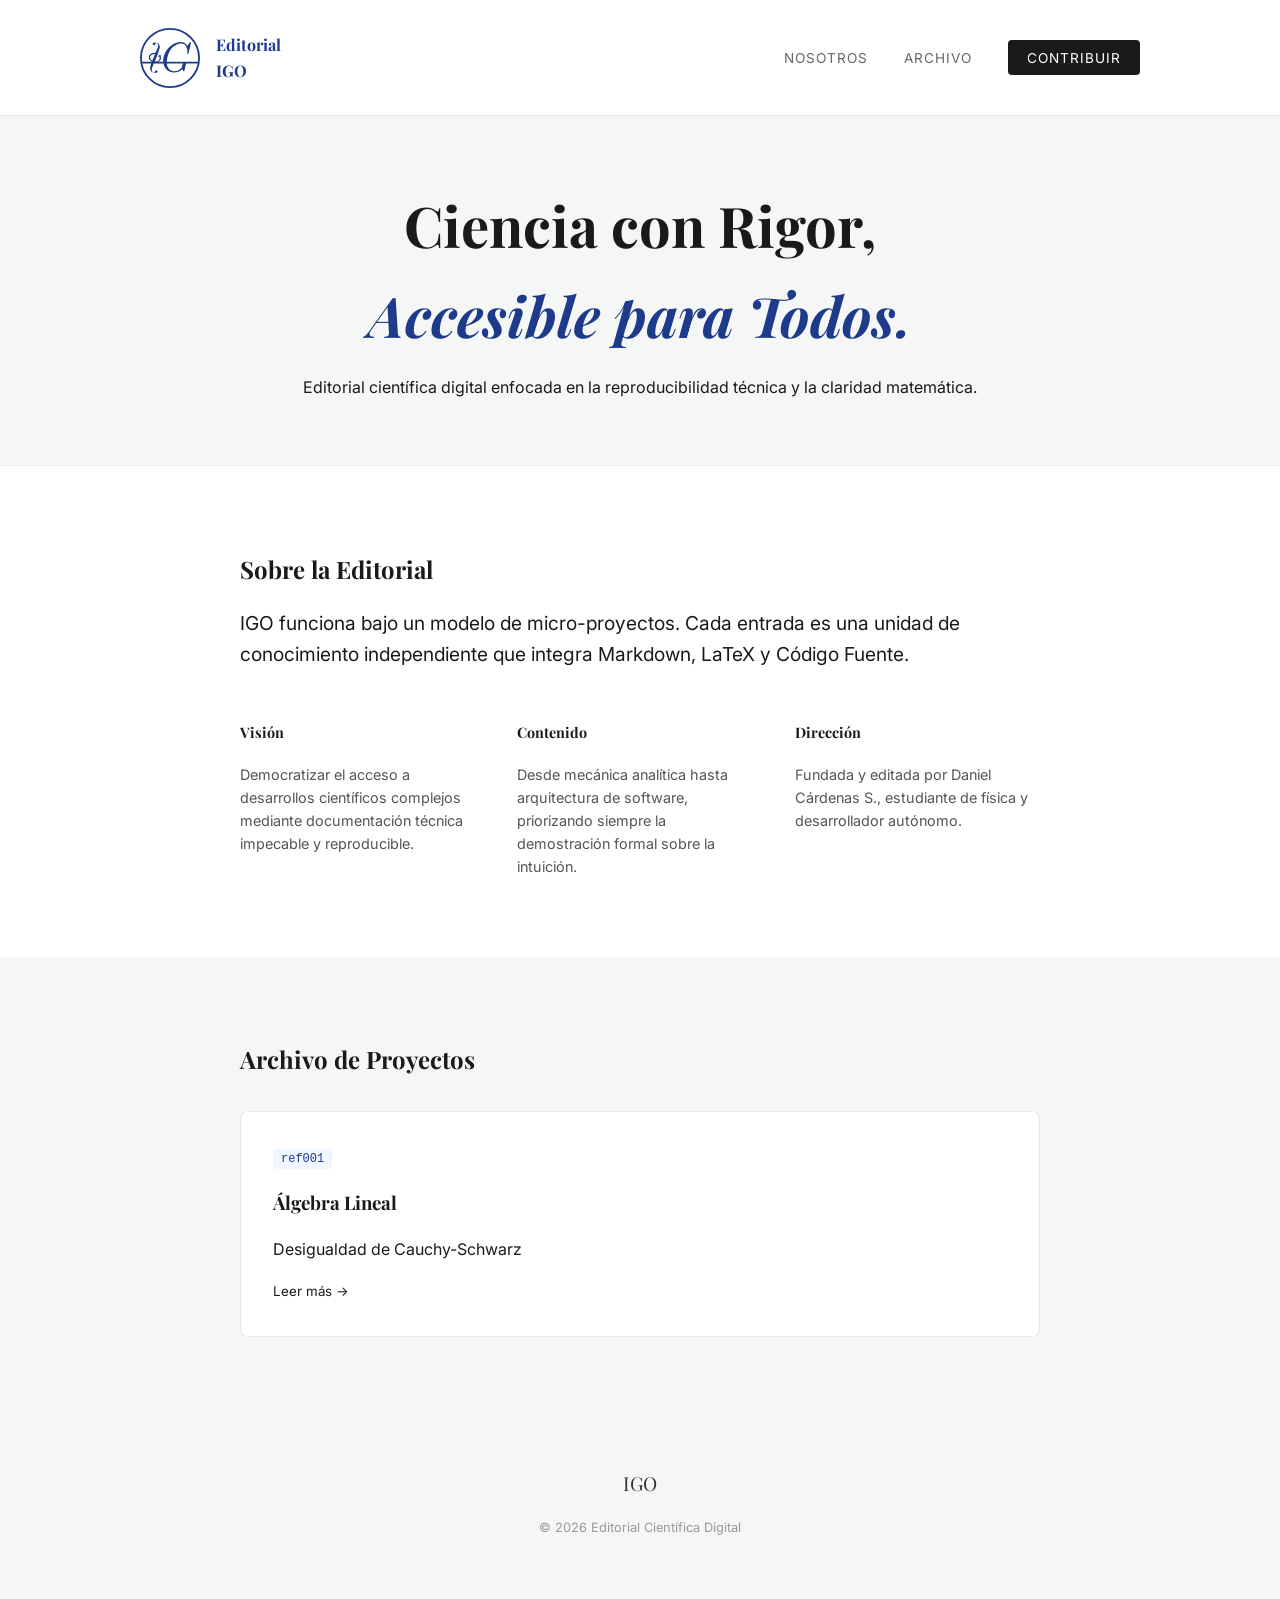
<file: index.html>
<!DOCTYPE html>
<html lang="es">
<head>
    <meta charset="UTF-8">
    <title>IGO | Editorial Científica Digital</title>

    <meta name="viewport" content="width=device-width, initial-scale=1.0">
    <meta name="description" content="Editorial Científica IGO: Micro-proyectos de Física, Matemáticas puras y Computación con rigor académico.">
    <meta name="keywords" content="Física, Matemáticas, LaTeX, IGO, Daniel Cárdenas, Ciencia, Open Source">
    <meta name="author" content="Daniel Cárdenas Salazar">

    <meta property="og:title" content="IGO | Editorial Científica Digital">
    <meta property="og:description" content="Unidades de conocimiento independiente: Markdown, LaTeX y Código Fuente.">
    <meta property="og:url" content="https://dani07-byte.github.io/igo/">
    <meta property="og:type" content="website">
    
    <link href="https://fonts.googleapis.com/css2?family=Inter:wght@300;400;600&family=Playfair+Display:ital,wght@0,700;1,700&display=swap" rel="stylesheet">
    
    <link rel="stylesheet" href="assets/css/style.css">
    <link rel="icon" type="image/svg+xml" href="assets/img/favicon.svg">
</head>
<body>

    <nav>
        <div class="nav-container">
            <!--Logo principal de IGO-->
            <a href="index.html" class="logo-container">
                <img src="assets/img/logo-igo.svg" alt="Logo Editorial IGO" class="main-logo">
                <p class="text-logo serif">Editorial IGO</p>
            </a>

            <div class="nav-links">
                <a href="#about">Nosotros</a>
                <a href="#proyectos">Archivo</a>
                <a href="assets/contributions.html" class="btn-contribute">Contribuir</a>
            </div>
        </div>
    </nav>

    <header>
        <h1 class="serif">Ciencia con Rigor, <br><span class="italic-blue">Accesible para Todos.</span></h1>
        <p>Editorial científica digital enfocada en la reproducibilidad técnica y la claridad matemática.</p>
    </header>

    <section id="about" style="background: white; border-top: 1px solid #eee;">
    <div class="container-slim">
        <h2 class="serif">Sobre la Editorial</h2>
        <p style="font-size: 1.2rem; margin-bottom: 2rem;">
            IGO funciona bajo un modelo de micro-proyectos. Cada entrada es una unidad de conocimiento independiente que integra Markdown, LaTeX y Código Fuente.
        </p>
        
        <div style="display: grid; grid-template-columns: repeat(auto-fit, minmax(200px, 1fr)); gap: 2rem; font-size: 0.9rem; color: #555;">
            <div>
                <h4 class="serif" style="color: #1a1a1a;">Visión</h4>
                <p>Democratizar el acceso a desarrollos científicos complejos mediante documentación técnica impecable y reproducible.</p>
            </div>
            <div>
                <h4 class="serif" style="color: #1a1a1a;">Contenido</h4>
                <p>Desde mecánica analítica hasta arquitectura de software, priorizando siempre la demostración formal sobre la intuición.</p>
            </div>
            <div>
                <h4 class="serif" style="color: #1a1a1a;">Dirección</h4>
                <p>Fundada y editada por Daniel Cárdenas S., estudiante de física y desarrollador autónomo.</p>
            </div>
        </div>
    </div>
    </section>

    <section id="proyectos" class="container-slim">
        <h2 class="serif">Archivo de Proyectos</h2>
        <div class="projects-grid">
            
            <a href="proyects/ref001/main.html" class="project-card">
                <span class="ref-tag">ref001</span>
                <h3 class="serif">Álgebra Lineal</h3>
                <p>Desigualdad de Cauchy-Schwarz</p>
                <small>Leer más →</small>
            </a>
        </div>
    </section>

    <footer style="text-align: center; padding: 3rem; color: #999; font-size: 0.8rem;">
        <p class="serif" style="color: #333; font-size: 1.2rem;">IGO</p>
        <p>© 2026 Editorial Científica Digital</p>
    </footer>

</body>
</html>
</file>
<file: assets/css/style.css>
/* Variables Globales de Marca IGO */
:root {
    --primary-blue: #1e3a8a;
    --accent-green: #27ae60;
    --text-main: #1a1a1a;
    --text-muted: #666666;
    --bg-light: #f4f7f6;
    --white: #ffffff;
    --border-color: #e5e7eb;
}

/* Tipografía */
body {
    font-family: 'Inter', -apple-system, sans-serif;
    background-color: var(--bg-light);
    color: var(--text-main);
    margin: 0;
    line-height: 1.6;
}

.serif {
    font-family: 'Playfair Display', serif;
}

/* Navegación */
nav {
    background: var(--white);
    border-bottom: 1px solid var(--border-color);
    padding: 1rem 2rem;
    position: sticky;
    top: 0;
    z-index: 100;
}

.nav-container {
    max-width: 1000px;
    margin: 0 auto;
    display: flex;
    justify-content: space-between;
    align-items: center;
}

.logo-container{
    text-decoration: none;
    display: flex;
    align-items: center;
    gap: 1rem;
}

.logo-container:hover {
    transform: scale(0.95);
}

.main-logo {
    max-height: 60px;
}

.text-logo {
    max-width: 70px;
    font-size: 1rem;
    font-weight: bold;
    color: var(--primary-blue);
    text-decoration: none; 
}

.nav-links a {
    text-decoration: none;
    color: var(--text-muted);
    font-size: 0.85rem;
    text-transform: uppercase;
    letter-spacing: 1px;
    margin-left: 2rem;
    transition: color 0.3s;
}

.btn-contribute {
    background: var(--text-main);
    color: var(--white) !important;
    padding: 0.6rem 1.2rem;
    border-radius: 4px;
}

/* Hero Section */
header {
    max-width: 800px;
    margin: 4rem auto;
    text-align: center;
    padding: 0 1rem;
}

h1 {
    font-size: 3.5rem;
    margin-bottom: 1rem;
}

.italic-blue {
    color: var(--primary-blue);
    font-style: italic;
}

/* Secciones de Contenido */
section {
    padding: 4rem 2rem;
}

.container-slim {
    max-width: 800px;
    margin: 0 auto;
}

/* Grid de Proyectos */
.projects-grid {
    display: grid;
    grid-template-columns: repeat(auto-fit, minmax(350px, 1fr));
    gap: 1.5rem;
    margin-top: 2rem;
}

.project-card {
    background: var(--white);
    border: 1px solid var(--border-color);
    padding: 2rem;
    border-radius: 8px;
    text-decoration: none;
    color: inherit;
    transition: transform 0.3s, box-shadow 0.3s;
}

.project-card:hover {
    transform: translateY(-5px);
    box-shadow: 0 10px 20px rgba(0,0,0,0.05);
}

.ref-tag {
    font-family: monospace;
    background: #eff6ff;
    color: var(--primary-blue);
    padding: 0.2rem 0.5rem;
    font-size: 0.75rem;
    border-radius: 4px;
}
</file>
